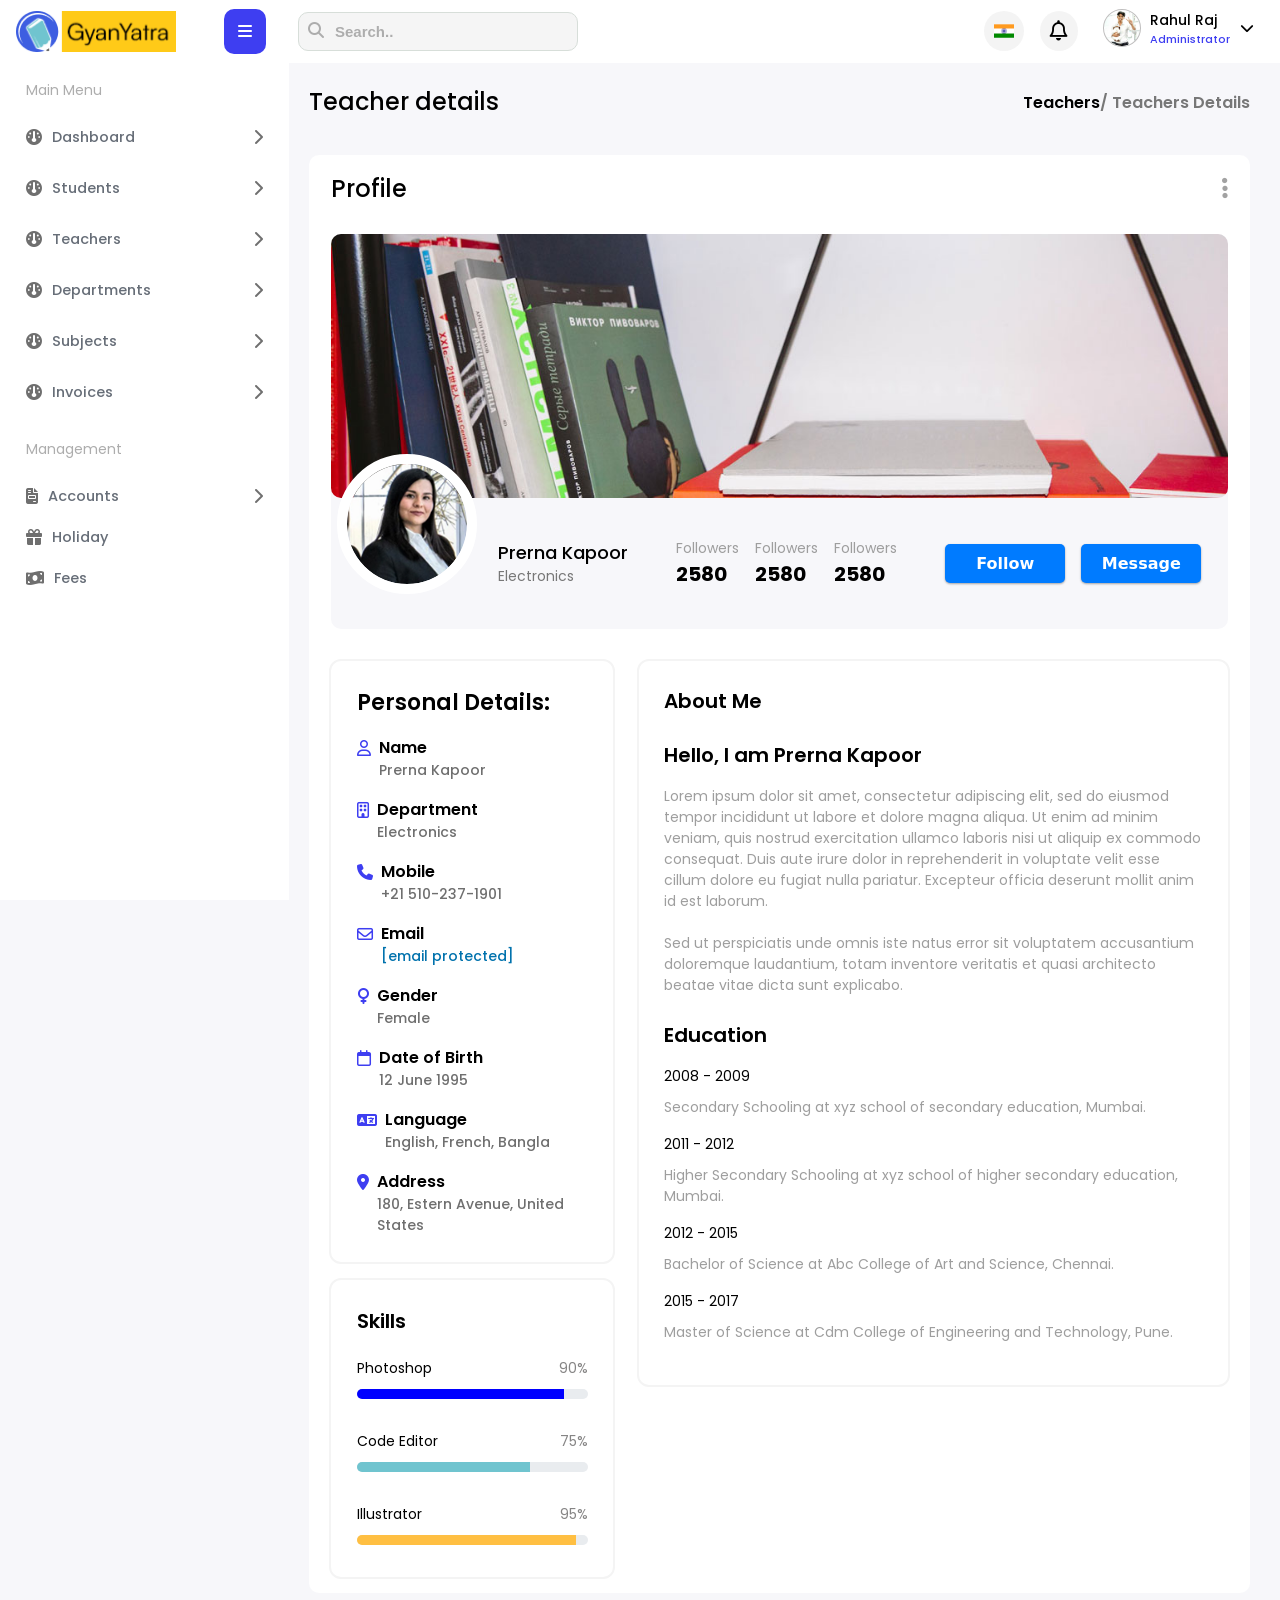
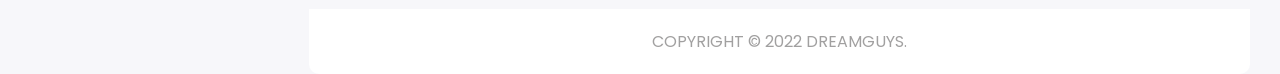
<file: index.html>
<!DOCTYPE html>
<html lang="en">
  <head>
    <meta charset="UTF-8" />
    <meta name="viewport" content="width=device-width, initial-scale=1.0" />
    <title>Teacher Profile (Manifest)</title>
    <!-- Google Fonts -->
    <link rel="preconnect" href="https://fonts.googleapis.com" />
    <link rel="preconnect" href="https://fonts.gstatic.com" crossorigin />
    <link
      href="https://fonts.googleapis.com/css2?family=Poppins:ital,wght@0,100;0,200;0,300;0,400;0,500;0,600;0,700;0,800;0,900;1,100;1,200;1,300;1,400;1,500;1,600;1,700;1,800;1,900&display=swap"
      rel="stylesheet"
    />
    <!--  -->
    <link
      rel="stylesheet"
      href="https://cdnjs.cloudflare.com/ajax/libs/font-awesome/6.5.1/css/all.min.css"
      integrity="sha512-DTOQO9RWCH3ppGqcWaEA1BIZOC6xxalwEsw9c2QQeAIftl+Vegovlnee1c9QX4TctnWMn13TZye+giMm8e2LwA=="
      crossorigin="anonymous"
      referrerpolicy="no-referrer"
    />
    <!-- Pari CSS -->
    <link rel="stylesheet" href="./beauty/pari.css" />
    <link rel="stylesheet" href="./beauty/components/navbar-pari.css" />
    <link rel="stylesheet" href="./beauty/layout/container.css" />
    <link rel="stylesheet" href="./beauty/helpers/flexbox.css" />
    <link rel="stylesheet" href="./beauty/elements/button-pari.css" />
    <!--  -->
    <link rel="stylesheet" href="./style.css" />
    <script type="module" src="./manifest/script.js" defer></script>
    <script src="./app.js" defer></script>
  </head>
  <body>
    <div id="app"></div>
  </body>
</html>
</file>
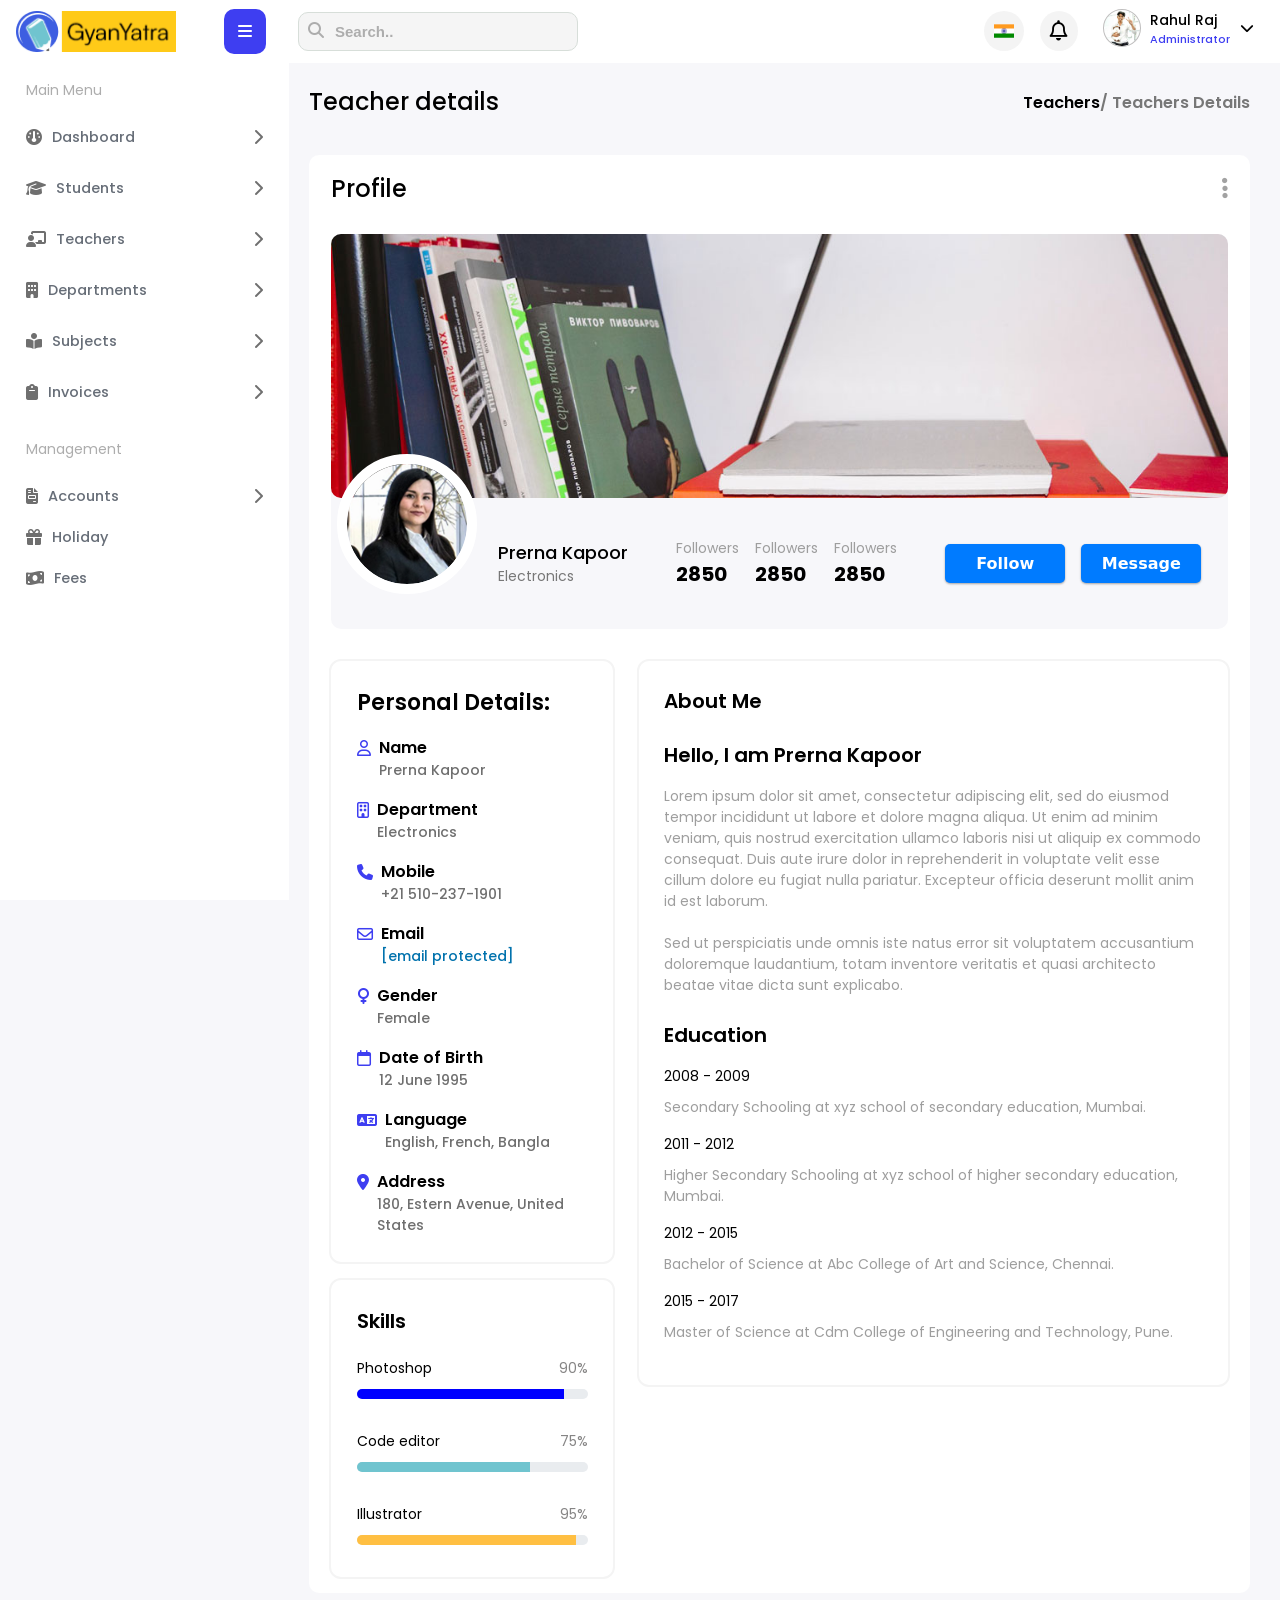
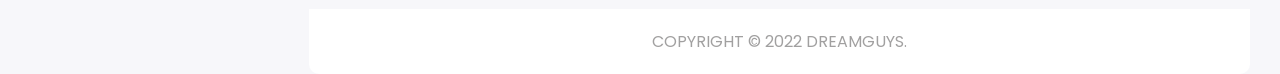
<file: backup.html>
<!DOCTYPE html>
<html lang="en">
  <head>
    <meta charset="UTF-8" />
    <meta name="viewport" content="width=device-width, initial-scale=1.0" />
    <!-- Google Fonts -->
    <link rel="preconnect" href="https://fonts.googleapis.com" />
    <link rel="preconnect" href="https://fonts.gstatic.com" crossorigin />
    <link
      href="https://fonts.googleapis.com/css2?family=Poppins:ital,wght@0,100;0,200;0,300;0,400;0,500;0,600;0,700;0,800;0,900;1,100;1,200;1,300;1,400;1,500;1,600;1,700;1,800;1,900&display=swap"
      rel="stylesheet"
    />
    <!--  -->
    <!-- Font-Awesome CDN -->
    <link
      rel="stylesheet"
      href="https://cdnjs.cloudflare.com/ajax/libs/font-awesome/6.5.2/css/all.min.css"
      integrity="sha512-SnH5WK+bZxgPHs44uWIX+LLJAJ9/2PkPKZ5QiAj6Ta86w+fsb2TkcmfRyVX3pBnMFcV7oQPJkl9QevSCWr3W6A=="
      crossorigin="anonymous"
      referrerpolicy="no-referrer"
    />
    <!--  -->
    <!-- Pari CSS -->
    <link rel="stylesheet" href="./beauty/pari.css" />
    <link rel="stylesheet" href="./beauty/components/navbar-pari.css" />
    <link rel="stylesheet" href="./beauty/layout/container.css" />
    <link rel="stylesheet" href="./beauty/helpers/flexbox.css" />
    <link rel="stylesheet" href="./beauty/elements/button-pari.css" />
    <!--  -->
    <link rel="stylesheet" href="./style.css" />
    <script src="./app.js" defer></script>
    <title>Teacher Profile</title>
  </head>
  <body>
    <div class="overlay"></div>
    <!-- Navbar -->
    <div class="navbar-container container is-fullhd">
      <nav id="nav" class="container is-fullhd">
        <header>
          <div class="hamburger-icon-container">
            <span></span>
            <span></span>
            <span></span>
          </div>
          <img class="main-logo-img" src="./assets/logo.png" />
          <img
            class="backup-img"
            src="./assets/logo-small.png"
            alt="Logo small"
          />
          <div class="left-nav display-flex-2x2-wrap is-align-items-center">
            <span class="bars"><i class="fa-solid fa-bars"></i></span>
            <div class="input-cont">
              <span><i class="fa-solid fa-magnifying-glass"></i></span>
              <input type="text" placeholder="Search.." />
            </div>
          </div>
        </header>
        <!-- <input type="checkbox" id="nav-check" /> -->
        <!-- <div class="nav-btn">
          <label for="nav-check">
            <span></span>
            <span></span>
            <span></span>
          </label>
        </div> -->
        <ul>
          <!-- <li><a href="#">About</a></li>
        <li><a href="#">Services</a></li>
        <li><a href="#">Products</a></li> -->
          <li>
            <details class="dropdown">
              <summary>
                <img
                  src="./assets/icons/flags/flags/in.png"
                  alt="Indian flag"
                />
              </summary>
              <ul role="nav-drop">
                <li>
                  <img
                    src="./assets/icons/flags/flags/in.png"
                    alt="Indian flag"
                  />
                  <a href="#">Indian</a>
                </li>
                <li>
                  <img
                    src="./assets/icons/flags/flags/fr.png"
                    alt="France flag"
                  /><a href="#">Frances</a>
                </li>
                <li>
                  <img
                    src="./assets/icons/flags/flags/ar.png"
                    alt="Argentina flag"
                  /><a href="#">Argentina</a>
                </li>
                <li>
                  <img
                    src="./assets/icons/flags/flags/us.png"
                    alt="America flag"
                  /><a href="#">U.S.A</a>
                </li>
              </ul>
            </details>
          </li>
          <li>
            <details class="dropdown">
              <summary><i class="fa-regular fa-bell"></i></summary>
              <ul role="nav-drop">
                <div class="nav-drop-heading">
                  <h2>Notifications</h2>
                  <p>clear all</p>
                </div>
                <li>
                  <div class="pro-img">
                    <img src="./assets/profiles/avatar-05.jpg" alt="" />
                  </div>
                  <div class="pro-details">
                    <p>
                      <span>priyanshi</span> has approved
                      <span>your estimate</span>
                    </p>
                    <p>4 mins ago</p>
                  </div>
                </li>
                <li>
                  <div class="pro-img">
                    <img src="./assets/profiles/avatar-02.jpg" alt="" />
                  </div>
                  <div class="pro-details">
                    <p>
                      <span>International Software Inc</span> has sent you a
                      invoice in the amount of
                      <span>$4</span>
                    </p>
                    <p>6 mins ago</p>
                  </div>
                </li>
                <li>
                  <div class="pro-img">
                    <img src="./assets/profiles/avatar-04.jpg" alt="" />
                  </div>
                  <div class="pro-details">
                    <p>
                      <span>John Hendry</span> sent a cancellation request
                      <span>Apple iPhone XR</span>
                    </p>
                    <p>8 mins ago</p>
                  </div>
                </li>
                <li>
                  <div class="pro-img">
                    <img src="./assets/profiles/avatar-06.jpg" alt="" />
                  </div>
                  <div class="pro-details">
                    <p>
                      <span>Mercury Software Inc</span> added a new product
                      <span>Apple MacBook Pro</span>
                    </p>
                    <p>12 mins ago</p>
                  </div>
                </li>
                <li class="clear-msg">
                  <p>All Notifications cleared</p>
                </li>
                <div class="nav-drop-heading nav-drop-heading-2">
                  <h2>View all notifications</h2>
                </div>
              </ul>
            </details>
          </li>
          <!--  -->
          <li class="main-pro">
            <details class="dropdown">
              <summary>
                <div
                  class="main-profile display-flex-2x2-wrap is-align-items-flex-start"
                >
                  <div class="main-pro-img">
                    <img
                      src="./assets/profiles/avatar-01.jpg"
                      alt="Main Profile image"
                    />
                  </div>
                  <div class="main-pro-right">
                    <h5>Rahul Raj</h5>
                    <p>Administrator</p>
                  </div>
                  <div class="chevron-arr">
                    <span><i class="fa-solid fa-chevron-down"></i></span>
                  </div>
                </div>
                <div class="substitute-pro-img-cont">
                  <img
                    class="subs-pro-img"
                    src="./assets/profiles/avatar-01.jpg"
                    alt="Main Profile image"
                  />
                </div>
              </summary>
              <ul role="nav-drop">
                <li>
                  <div class="main-profile main-profile-2">
                    <div class="main-pro-img">
                      <img
                        src="./assets/profiles/avatar-01.jpg"
                        alt="Main Profile image"
                      />
                    </div>
                    <div class="main-pro-right">
                      <h5>Rahul Raj</h5>
                      <p>Administrator</p>
                    </div>
                  </div>
                </li>
                <li><a href="#">My Profile</a></li>
                <li><a href="#">Inbox</a></li>
                <li><a href="#">Log out</a></li>
              </ul>
            </details>
          </li>
          <!--  -->
        </ul>
      </nav>
    </div>

    <!--  -->

    <!-- Sidebar -->
    <div class="sidebar-container container is-fullhd display-flex-2x2-wrap">
      <!-- Sidebar -->
      <aside id="sidebar" class="sidebar">
        <nav>
          <h5>Main Menu</h5>
          <ul>
            <div class="revealer">
              <li>
                <div class="menus-cont">
                  <span><i class="fa-solid fa-gauge"></i></span>
                  <a href="#">Dashboard</a>
                </div>
                <span><i class="fa-solid fa-chevron-right"></i></span>
              </li>
              <ul class="reveal reveal-1">
                <li>Admin Dashboard</li>
                <li>Teacher Dashboard</li>
                <li>Student Dashboard</li>
              </ul>
            </div>
            <div class="revealer">
              <li>
                <div class="menus-cont">
                  <span><i class="fa-solid fa-graduation-cap"></i></span>
                  <a href="#">Students</a>
                </div>
                <span><i class="fa-solid fa-chevron-right"></i></span>
              </li>
              <ul class="reveal reveal-2">
                <li>Student List</li>
                <li>Student View</li>
                <li>Student Add</li>
                <li>Student Edit</li>
              </ul>
            </div>
            <div class="revealer">
              <li>
                <div class="menus-cont">
                  <span><i class="fa-solid fa-chalkboard-user"></i></span>
                  <a href="#">Teachers</a>
                </div>
                <span><i class="fa-solid fa-chevron-right"></i></span>
              </li>
              <ul class="reveal reveal-3">
                <li>Teacher List</li>
                <li>Teacher View</li>
                <li>Teacher Add</li>
                <li>Teacher Edit</li>
              </ul>
            </div>
            <div class="revealer">
              <li>
                <div class="menus-cont">
                  <span><i class="fa-solid fa-building"></i></span>
                  <a href="#">Departments</a>
                </div>
                <span><i class="fa-solid fa-chevron-right"></i></span>
              </li>
              <ul class="reveal reveal-4">
                <li>Department List</li>
                <li>Department Add</li>
                <li>Department Edit</li>
              </ul>
            </div>
            <div class="revealer">
              <li>
                <div class="menus-cont">
                  <span><i class="fa-solid fa-book-open-reader"></i></span>
                  <a href="#">Subjects</a>
                </div>
                <span><i class="fa-solid fa-chevron-right"></i></span>
              </li>
              <ul class="reveal reveal-5">
                <li>Subject List</li>
                <li>Subject Add</li>
                <li>Subject Edit</li>
              </ul>
            </div>
            <div class="revealer">
              <li>
                <div class="menus-cont">
                  <span><i class="fa-solid fa-clipboard"></i></span>
                  <a href="#">Invoices</a>
                </div>
                <span><i class="fa-solid fa-chevron-right"></i></span>
              </li>
              <ul class="reveal reveal-6">
                <li>Invoices List</li>
                <li>Invoices Grid</li>
                <li>Add Invoices</li>
                <li>Edit Invoices</li>
                <li>Invoices Details</li>
              </ul>
            </div>
          </ul>
          <h5>Management</h5>
          <ul>
            <div class="revealer">
              <li>
                <div class="menus-cont">
                  <span><i class="fa-solid fa-file-invoice"></i></span>
                  <a href="#">Accounts</a>
                </div>
                <span><i class="fa-solid fa-chevron-right"></i></span>
              </li>
              <ul class="reveal">
                <li>Fees Collection</li>
                <li>Expenses</li>
                <li>Salary</li>
              </ul>
            </div>
            <li>
              <div class="menus-cont">
                <span><i class="fa-solid fa-gift"></i></span>
                <a href="#">Holiday</a>
              </div>
            </li>
            <li>
              <div class="menus-cont">
                <span><i class="fa-solid fa-money-bill-wave"></i></span>
                <a href="#">Fees</a>
              </div>
            </li>
          </ul>
        </nav>
      </aside>
      <!-- <div class="toggle-sidebar-btn">&#9776;</div> -->
      <!-- Hero section -->
      <main id="main" class="">
        <div
          class="heading-container display-flex-2x2-wrap is-justify-content-space-between is-align-items-flex-end"
        >
          <h4>Teacher details</h4>
          <p class=""><span>Teachers</span> / Teachers Details</p>
        </div>
        <div class="hero-section stars">
          <div
            class="hero-sec-heading display-flex-2x2-wrap is-justify-content-space-between is-align-items-flex-start"
          >
            <h5>Profile</h5>
            <p>
              <span><i class="fa-solid fa-ellipsis-vertical"></i></span>
            </p>
          </div>
          <div class="actual-profile-header">
            <div class="bg-img-container">
              <img
                src="./assets/profile-bg.jpg"
                alt="Teacher Profile background image"
              />
            </div>
            <div
              class="actual-profile-info display-flex-2x2-wrap is-justify-content-space-evenly is-align-items-center"
            >
              <div class="dp-grand-container">
                <div class="actual-dp">
                  <img src="./assets/profiles/avatar-18.jpg" alt="Profile DP" />
                </div>
                <div class="name-container">
                  <h5>Prerna Kapoor</h5>
                  <p>Electronics</p>
                </div>
              </div>

              <div class="followers-grand-cont display-flex-2x2-wrap">
                <div class="followers-cont">
                  <p>Followers</p>
                  <h5>2850</h5>
                </div>
                <div class="followers-cont">
                  <p>Followers</p>
                  <h5>2850</h5>
                </div>
                <div class="followers-cont">
                  <p>Followers</p>
                  <h5>2850</h5>
                </div>
              </div>
              <div class="btn-grand-container display-flex-2x2-wrap">
                <div class="btn-container">
                  <button class="primary-btn">Follow</button>
                </div>
                <div class="btn-container btn-container-2">
                  <button class="primary-btn">Message</button>
                </div>
              </div>
            </div>
          </div>
        </div>
        <section class="actual-details-container">
          <div class="personal-det">
            <div class="personal-det-heading">
              <h5>Personal Details:</h5>
            </div>
            <ul class="display-flex-2x2-wrap is-flex-direction-column">
              <li class="display-flex-2x2-wrap is-align-items-flex-start">
                <div class="icon">
                  <span><i class="fa-regular fa-user"></i></span>
                </div>
                <div class="details">
                  <h5>Name</h5>
                  <p>Prerna Kapoor</p>
                </div>
              </li>
              <li class="display-flex-2x2-wrap is-align-items-flex-start">
                <div class="icon">
                  <span><i class="fa-regular fa-building"></i></span>
                </div>
                <div class="details">
                  <h5>Department</h5>
                  <p>Electronics</p>
                </div>
              </li>
              <li class="display-flex-2x2-wrap is-align-items-flex-start">
                <div class="icon">
                  <span><i class="fa-solid fa-phone"></i></span>
                </div>
                <div class="details">
                  <h5>Mobile</h5>
                  <p>+21 510-237-1901</p>
                </div>
              </li>
              <li class="display-flex-2x2-wrap is-align-items-flex-start">
                <div class="icon">
                  <span><i class="fa-regular fa-envelope"></i></span>
                </div>
                <div class="details">
                  <h5>Email</h5>
                  <p>
                    <a href="#">[email protected]</a>
                  </p>
                </div>
              </li>
              <li class="display-flex-2x2-wrap is-align-items-flex-start">
                <div class="icon">
                  <span><i class="fa-solid fa-venus"></i></span>
                </div>
                <div class="details">
                  <h5>Gender</h5>
                  <p>Female</p>
                </div>
              </li>
              <li class="display-flex-2x2-wrap is-align-items-flex-start">
                <div class="icon">
                  <span><i class="fa-regular fa-calendar"></i></span>
                </div>
                <div class="details">
                  <h5>Date of Birth</h5>
                  <p>12 June 1995</p>
                </div>
              </li>
              <li class="display-flex-2x2-wrap is-align-items-flex-start">
                <div class="icon">
                  <span><i class="fa-solid fa-language"></i></span>
                </div>
                <div class="details">
                  <h5>Language</h5>
                  <p>English, French, Bangla</p>
                </div>
              </li>
              <li class="display-flex-2x2-wrap is-align-items-flex-start">
                <div class="icon">
                  <span><i class="fa-solid fa-location-dot"></i></span>
                </div>
                <div class="details">
                  <h5>Address</h5>
                  <p>180, Estern Avenue, United States</p>
                </div>
              </li>
            </ul>
          </div>
          <div class="about-me">
            <div class="about-me-heading">
              <h5>About Me</h5>
            </div>
            <div class="about-me-middle">
              <h5>Hello, I am Prerna Kapoor</h5>
              <p>
                Lorem ipsum dolor sit amet, consectetur adipiscing elit, sed do
                eiusmod tempor incididunt ut labore et dolore magna aliqua. Ut
                enim ad minim veniam, quis nostrud exercitation ullamco laboris
                nisi ut aliquip ex commodo consequat. Duis aute irure dolor in
                reprehenderit in voluptate velit esse cillum dolore eu fugiat
                nulla pariatur. Excepteur officia deserunt mollit anim id est
                laborum. <br />
                <br />
                Sed ut perspiciatis unde omnis iste natus error sit voluptatem
                accusantium doloremque laudantium, totam inventore veritatis et
                quasi architecto beatae vitae dicta sunt explicabo.
              </p>
            </div>
            <div class="about-me-education">
              <h5>Education</h5>
              <ul>
                <li>
                  <div class="date">2008 - 2009</div>
                  <div class="place">
                    Secondary Schooling at xyz school of secondary education,
                    Mumbai.
                  </div>
                </li>
                <li>
                  <div class="date">2011 - 2012</div>
                  <div class="place">
                    Higher Secondary Schooling at xyz school of higher secondary
                    education, Mumbai.
                  </div>
                </li>
                <li>
                  <div class="date">2012 - 2015</div>
                  <div class="place">
                    Bachelor of Science at Abc College of Art and Science,
                    Chennai.
                  </div>
                </li>
                <li>
                  <div class="date">2015 - 2017</div>
                  <div class="place">
                    Master of Science at Cdm College of Engineering and
                    Technology, Pune.
                  </div>
                </li>
              </ul>
            </div>
          </div>
          <div class="skills">
            <h5>Skills</h5>
            <ul>
              <li>
                <div
                  class="skill-desc display-flex-2x2-wrap is-align-items-center is-justify-content-space-between"
                >
                  <p>Photoshop</p>
                  <p>90%</p>
                </div>
                <!-- Progress bar -->
                <div class="progress-bar progress-bar-primary"></div>
              </li>
              <li>
                <div
                  class="skill-desc display-flex-2x2-wrap is-align-items-center is-justify-content-space-between"
                >
                  <p>Code editor</p>
                  <p>75%</p>
                </div>
                <!-- Progress bar -->
                <div class="progress-bar progress-bar-fill"></div>
              </li>
              <li>
                <div
                  class="skill-desc display-flex-2x2-wrap is-align-items-center is-justify-content-space-between"
                >
                  <p>Illustrator</p>
                  <p>95%</p>
                </div>
                <!-- Progress bar -->
                <div class="progress-bar progress-bar-fill"></div>
              </li>
            </ul>
          </div>
        </section>
        <footer id="footer">
          <div class="footer-container">
            <p>COPYRIGHT © 2022 DREAMGUYS.</p>
          </div>
        </footer>
      </main>
    </div>
    <!--  -->
  </body>
</html>
</file>
<file: beauty/pari.css>
@import url(./themes/light/light-theme-pari.css);
@import url(./elements/semantics-pari.css);
@import url(./elements/typography-pari.css);
@import url(./elements/button-pari.css);
@import url(./elements/table-pari.css);
@import url(./elements/form-pari.css);
@import url(./elements/embedded-elemnets-pari.css);
@import url(./components/navbar-pari.css);
@import url(./components/sidebar-pari.css);
@import url(./components/accordion-pari.css);
@import url(./components/dropdown-pari.css);
@import url(./components/tabs-pari.css);
@import url(./layout/container.css);
@import url(./helpers/flexbox.css);
@import url('https://fonts.googleapis.com/css2?family=Flow+Circular&family=Roboto:ital,wght@0,100;0,300;0,400;0,500;0,700;0,900;1,100;1,300;1,400;1,500;1,700;1,900&display=swap');


* {
  margin: 0;
  padding: 0;
  box-sizing: border-box;
}


body {
  font-family: "Tilt Neon", sans-serif;
  font-optical-sizing: auto;
  font-weight: 400;
  font-style: normal;
  background-color: aliceblue;
  font-variation-settings:
    "XROT" 0,
    "YROT" 0;
}

html {
  font-size: 16px;
}

@media screen and (max-width:500px) {
  html {
    font-size: 12px;
  }
}
</file>
<file: beauty/components/navbar-pari.css>
nav {
  display: flex;
  justify-content: var(--navbar-horizontal-alignment);
  align-items: center;
  padding: var(--navbar-padding-vertical) var(--navbar-padding-horizontal);
  box-shadow: rgba(0, 0, 0, 0.16) 0px 1px 4px;
  /* height: var(--navbar-height); */
  background-color: var(--navbar-background-color);
  gap: var(--navbar-flex-gap);
}

nav > header {
  display: flex;
  align-items: center;
}

nav > header > img {
  width: 8rem;
  object-fit: contain;
}

nav h2 {
  margin: 0;
  color: var(--navbar-text-color);
}

nav > ul {
  display: flex;
  gap: var(--navbar-item-gap);
  list-style: none;
  align-items: center;
  justify-content: space-between;
  padding-left: 0;
}

nav > ul li a {
  padding: var(--navbar-item-padding);
  border-radius: var(--navbar-item-border-radius);
  font-size: var(--navbar-item-font-size);
  color: var(--navbar-text-color);
  transition: background-color var(--navbar-menu-transition-speed) ease;
  font-weight: 500;
}

nav > ul li a:hover {
  background-color: var(--navbar-hover-background-color);
}

/* Hamburger menu */
nav > .nav-btn {
  display: none;
  cursor: pointer;
}

nav > #nav-check {
  display: none;
}

/* @media screen and (max-width: 1000px) {
  nav:not([role="tabs"]):not([role="sidebar"]) > ul {
    box-shadow: rgba(0, 0, 0, 0.02) 0px 1px 3px 0px,
      rgba(27, 31, 35, 0.15) 0px 0px 0px 1px;
    position: absolute;
    flex-direction: column;
    align-items: flex-start;
    justify-content: flex-start;
    height: calc(100vh - var(--navbar-height) - 3px);
    transition: all var(--navbar-menu-transition-speed) ease;
    overflow-y: hidden;
    top: var(--navbar-height);
    right: 0;
    text-align: left;
    width: 0;
    z-index: 999;
    background-color: #fff;
  }

  nav > .nav-btn {
    display: inline-block;
    position: absolute;
    right: 0px;
    top: 0px;
    height: var(--navbar-height);
    display: flex;
    justify-content: center;
    align-items: center;
  }

  nav > .nav-btn > label {
    display: inline-block;
    width: 50px;
    padding: var(--navbar-button-padding);
  }

  nav > .nav-btn > label > span {
    display: block;
    width: 25px;
    height: 10px;
    border-top: 2px solid var(--navbar-text-color);
    cursor: pointer;
    transition: transform var(--navbar-menu-transition-speed) ease;
  }

  nav > #nav-check:not(:checked) ~ ul {
    width: 0px;
  }

  nav > #nav-check:checked ~ ul {
    width: var(--navbar-menu-width);
    overflow-y: auto;
  }
} */
</file>
<file: beauty/layout/container.css>
/* Default container */
.container {
  width: 100%;
  max-width: 960px; /* Default max width */
  margin-left: auto;
  margin-right: auto;
  /* padding-left: 15px;
  padding-right: 15px; */
}

/* Widescreen container */
.container.is-widescreen {
  max-width: 1152px; /* Max width for widescreen */
}

/* FullHD container */
.container.is-fullhd {
  max-width: 1344px; /* Max width for FullHD */
}

/* Max Desktop container */
.container.is-max-desktop {
  max-width: 960px; /* Max width for desktop */
}

/* Max Widescreen container */
.container.is-max-widescreen {
  max-width: 1152px; /* Max width for widescreen */
}

/* Media queries */
@media screen and (min-width: 1024px) and (max-width: 1215px) {
  .container {
    max-width: 960px; /* Widescreen width */
  }
}

@media screen and (min-width: 1216px) and (max-width: 1407px) {
  .container {
    max-width: 1152px; /* FullHD width */
  }
}

@media screen and (min-width: 1408px) {
  .container {
    max-width: 1344px; /* FullHD width */
  }
}
</file>
<file: beauty/helpers/flexbox.css>
/* Flex Direction */
.is-flex-direction-row {
  flex-direction: row;
}

.is-flex-direction-row-reverse {
  flex-direction: row-reverse;
}

.is-flex-direction-column {
  flex-direction: column;
}

.is-flex-direction-column-reverse {
  flex-direction: column-reverse;
}

/* Flex Wrap */
.is-flex-wrap-nowrap {
  flex-wrap: nowrap;
}

.is-flex-wrap-wrap {
  flex-wrap: wrap;
}

.is-flex-wrap-wrap-reverse {
  flex-wrap: wrap-reverse;
}

/* Justify Content */
.is-justify-content-flex-start {
  justify-content: flex-start;
}

.is-justify-content-flex-end {
  justify-content: flex-end;
}

.is-justify-content-center {
  justify-content: center;
}

.is-justify-content-space-between {
  justify-content: space-between;
}

.is-justify-content-space-around {
  justify-content: space-around;
}

.is-justify-content-space-evenly {
  justify-content: space-evenly;
}

.is-justify-content-start {
  justify-content: start;
}

.is-justify-content-end {
  justify-content: end;
}

.is-justify-content-left {
  justify-content: left;
}

.is-justify-content-right {
  justify-content: right;
}

/* Align Content */
.is-align-content-flex-start {
  align-content: flex-start;
}

.is-align-content-flex-end {
  align-content: flex-end;
}

.is-align-content-center {
  align-content: center;
}

.is-align-content-space-between {
  align-content: space-between;
}

.is-align-content-space-around {
  align-content: space-around;
}

.is-align-content-space-evenly {
  align-content: space-evenly;
}

.is-align-content-stretch {
  align-content: stretch;
}

.is-align-content-start {
  align-content: start;
}

.is-align-content-end {
  align-content: end;
}

.is-align-content-baseline {
  align-content: baseline;
}

/* Align Items */
.is-align-items-stretch {
  align-items: stretch;
}

.is-align-items-flex-start {
  align-items: flex-start;
}

.is-align-items-flex-end {
  align-items: flex-end;
}

.is-align-items-center {
  align-items: center;
}

.is-align-items-baseline {
  align-items: baseline;
}

.is-align-items-start {
  align-items: start;
}

.is-align-items-end {
  align-items: end;
}

.is-align-items-self-start {
  align-items: self-start;
}

.is-align-items-self-end {
  align-items: self-end;
}

/* Align Self */
.is-align-self-auto {
  align-self: auto;
}

.is-align-self-flex-start {
  align-self: flex-start;
}

.is-align-self-flex-end {
  align-self: flex-end;
}

.is-align-self-center {
  align-self: center;
}

.is-align-self-baseline {
  align-self: baseline;
}

.is-align-self-stretch {
  align-self: stretch;
}

/* Flex Grow */
.is-flex-grow-0 {
  flex-grow: 0;
}

.is-flex-grow-1 {
  flex-grow: 1;
}

.is-flex-grow-2 {
  flex-grow: 2;
}

.is-flex-grow-3 {
  flex-grow: 3;
}

.is-flex-grow-4 {
  flex-grow: 4;
}

.is-flex-grow-5 {
  flex-grow: 5;
}

/* Flex Shrink */
.is-flex-shrink-0 {
  flex-shrink: 0;
}

.is-flex-shrink-1 {
  flex-shrink: 1;
}

.is-flex-shrink-2 {
  flex-shrink: 2;
}

.is-flex-shrink-3 {
  flex-shrink: 3;
}

.is-flex-shrink-4 {
  flex-shrink: 4;
}

.is-flex-shrink-5 {
  flex-shrink: 5;
}

.flex-center {
  display: flex;
  justify-content: center;
  align-items: center;
  gap: 1rem;
}

.display-flex-2x2-wrap {
  display: flex;
  /* align-items: center; */
  gap: 1rem;
}

.display-flex-2x2-wrap img {
  /* max-width: 450px;
  flex: 1; */
  /* border-radius: 5px; */
}

/* @media screen and (max-width: 1000px) {
  .display-flex-2x2-wrap {
    display: flex;
    align-items: center;
    flex-direction: column;
    justify-content: center;
    gap: 1rem;
  }

  .display-flex-2x2-wrap article {
    text-align: center;
  }

  .display-flex-2x2-wrap img {
    max-width: 100%;
  }
} */
</file>
<file: beauty/elements/button-pari.css>
button,
.button {
  font-family: system-ui, -apple-system, BlinkMacSystemFont, "Segoe UI", Roboto,
    Oxygen, Ubuntu, Cantarell, "Open Sans", "Helvetica Neue", sans-serif;
  box-sizing: border-box;
  appearance: none;
  background: none;
  border: 1px solid #ccc;
  border-radius: 5px;
  color: #676e78;
  cursor: pointer;
  box-shadow: rgba(0, 0, 0, 0.12) 0px 1px 3px, rgba(0, 0, 0, 0.24) 0px 1px 2px;
  font-size: 1rem;
  font-weight: 600;
  margin: 1rem;
  padding: 10px 15px;
  text-decoration: none;
  text-align: center;
  width: fit-content;
}

button:hover {
  filter: brightness(90%);
}

/* Basic Button */
.basic-btn {
  background-color: #4caf50;
  color: white;
  border: none;
}

/* Outlined Button */
.outlined-btn {
  padding: 10px 20px;
  border: 2px solid #4caf50;
  color: #4caf50;
}

/* Rounded Button */
.rounded-btn {
  padding: 10px 20px;
  background-color: #4caf50;
  color: white;
  border: none;
  border-radius: 20px;
  box-shadow: none;
}

/* Square Button */
.square-btn {
  padding: 10px 20px;
  background-color: #4caf50;
  color: white;
  border: none;
  border-radius: 0;
  cursor: pointer;
}

/* Gradient Button */
.gradient-btn {
  padding: 10px 20px;
  background: linear-gradient(to right, #4caf50, #2e8b57);
  color: white;
  border: none;
  border-radius: 5px;
  cursor: pointer;
}

/* Text Button */
.text-btn {
  background: none;
  border: none;
  color: #4caf50;
  text-decoration: underline;
  cursor: pointer;
}

/* Icon Button */
.icon-btn {
  background: none;
  border: none;
  color: #4caf50;
  cursor: pointer;
  box-shadow: none;
}

/* Primary Button */
/* Primary Button */
.primary-btn {
  background-color: #007bff;
  color: white;
  border: none;
  border-radius: 5px;
  padding: 10px 20px;
  cursor: pointer;
}

/* Secondary Button */
.secondary-btn {
  background-color: #6c757d;
  color: white;
  border: none;
  border-radius: 5px;
  padding: 10px 20px;
  cursor: pointer;
}

/* Success Button */
.success-btn {
  background-color: #28a745;
  color: white;
  border: none;
  border-radius: 5px;
  padding: 10px 20px;
  cursor: pointer;
}

/* Danger Button */
.danger-btn {
  background-color: #dc3545;
  color: white;
  border: none;
  border-radius: 5px;
  padding: 10px 20px;
  cursor: pointer;
}

/* Warning Button */
.warning-btn {
  background-color: #ffc107;
  color: black;
  border: none;
  cursor: pointer;
}

/* Info Button */
.info-btn {
  background-color: #17a2b8;
  color: white;
  border: none;
  border-radius: 5px;
  padding: 10px 20px;
  cursor: pointer;
}

/* Light Button */
.light-btn {
  background-color: #f8f9fa;
  color: black;
  border: none;
  border-radius: 5px;
  padding: 10px 20px;
  cursor: pointer;
}

/* Dark Button */
.dark-btn {
  background-color: #343a40;
  color: white;
  border: none;
  border-radius: 5px;
  padding: 10px 20px;
  cursor: pointer;
}

/* Large Button */
.large-btn {
  font-size: 20px;
  padding: 15px 30px;
}

/* Small Button */
.small-btn {
  font-size: 12px;
  padding: 5px 10px;
}

/* Dropdown Button */

.dropdown-btn {
  display: inline-block;
  position: relative;
  font-family: system-ui, -apple-system, BlinkMacSystemFont, "Segoe UI", Roboto,
    Oxygen, Ubuntu, Cantarell, "Open Sans", "Helvetica Neue", sans-serif;
}

.dropdown-btn .dd-button {
  display: inline-block;
  border: 1px solid gray;
  border-radius: 4px;
  padding: 10px 30px 10px 20px;
  background-color: #ffffff;
  cursor: pointer;
  white-space: nowrap;
}

.dropdown-btn .dd-button:after {
  content: "";
  position: absolute;
  top: 50%;
  right: 15px;
  transform: translateY(-50%);
  width: 0;
  height: 0;
  border-left: 5px solid transparent;
  border-right: 5px solid transparent;
  border-top: 5px solid black;
}

.dropdown-btn .dd-button:hover {
  background-color: #eeeeee;
}

.dropdown-btn .dd-input {
  display: none;
}

.dropdown-btn .dd-menu {
  position: absolute;
  top: 100%;
  border: 1px solid #ccc;
  border-radius: 4px;
  padding: 0;
  margin: 2px 0 0 0;
  box-shadow: 0 0 6px 0 rgba(0, 0, 0, 0.1);
  background-color: #ffffff;
  list-style-type: none;
}

.dd-input+.dd-menu {
  display: none;
}

.dd-input:checked+.dd-menu {
  display: block;
}

.dropdown-btn .dd-menu li {
  padding: 10px 20px;
  cursor: pointer;
  white-space: nowrap;
}

.dd-menu li:hover {
  background-color: #f6f6f6;
}

.dd-menu li a {
  display: block;
  margin: -10px -20px;
  padding: 10px 20px;
}

.dd-menu li.divider {
  padding: 0;
  border-bottom: 1px solid #cccccc;
}

/* Block Button */
.block-btn {
  display: block;
  width: 95%;
  margin: auto;
}

/* Link Button */
.link-btn {
  background: none;
  border: none;
  color: #007bff;
  text-decoration: underline;
  cursor: pointer;
}

/* Disabled Button */
.disabled-btn {
  opacity: 0.6;
  cursor: not-allowed;
}

/* Loading Button */
/* .loading-btn::after {
  content: '<i class="ri-loader-2-line"></i>';
  width: 15px;
  height: 15px;
  border: 2px solid #fff;
  border-radius: 50%;
  border-top-color: transparent;
  animation: spin 0.8s linear infinite;
  display: inline-block;
  vertical-align: middle;
  margin-left: 5px;
} */

.loading-btn i {
  animation: spin 0.8s linear infinite;
  display: inline-block;
  vertical-align: middle;
  margin-right: 10px;
  font-size: 1.5rem;
}

.loading-btn span {
  vertical-align: middle;
}

@keyframes spin {
  to {
    transform: rotate(360deg);
  }
}

.icon-with-btn i {
  display: inline-block;
  vertical-align: middle;
  margin-right: 10px;
  font-size: 1.5rem;
}

.icon--with-btn span {
  vertical-align: middle;
}

/* Social Media Button */
.social-btn {
  background: none;
  border: none;
  font-size: 20px;
  margin: 5px;
  cursor: pointer;
  width: 40px;
  height: 40px;
  padding: 5px;
}

/* Transparent Button */
.transparent-btn {
  background: none;
  border: none;
  color: inherit;
  cursor: pointer;
}

/* Floating Action Button (FAB) */
.fab-btn {
  background-color: #007bff;
  color: white;
  border: none;
  border-radius: 50%;
  width: 60px;
  height: 60px;
  font-size: 25px;
  position: fixed;
  bottom: 20px;
  right: 20px;
  cursor: pointer;
  display: flex;
  align-items: center;
  justify-content: center;
}

/* Tabs Button */
.tabs-btn {
  background-color: #007bff;
  color: white;
  border: none;
  border-radius: 5px;
  padding: 10px 20px;
  cursor: pointer;
}

/* Slider Button */
.slider-btn {
  background-color: #007bff;
  color: white;
  border: none;
  border-radius: 5px;
  padding: 10px 20px;
  cursor: pointer;
}

/* Badge Button */
.badge-btn {
  position: relative;
}

.badge {
  position: absolute;
  top: -5px;
  right: -5px;
  background-color: red;
  color: white;
  border-radius: 50%;
  padding: 3px 8px;
  font-size: 12px;
}
table button{
  margin: 0;
}
</file>
<file: style.css>
*,
*::before,
*::after {
  margin: 0;
  padding: 0;
  box-sizing: border-box;
}

body {
  font-family: "Poppins", sans-serif;
  background-color: #f7f7fa;
}

ul {
  padding-left: 0;
}
ul li {
  list-style: none;
}

.backup-img {
  display: none;
}
.substitute-pro-img-cont {
  display: none;
}

/*  */
.hamburger-icon-container {
  display: none;
}

/* Sidebar Reveal */
aside#sidebar nav ul li {
  position: relative;
}
.revealer {
  width: 100%;
}
.revealer .reveal {
  overflow: hidden;
  height: 0px;
  transition: all 0.4s ease-in;
}
.revealer.active .reveal {
  height: 130px;
}
.revealer.active .reveal-2,
.revealer.active .reveal-3 {
  height: 170px;
}
.revealer.active .reveal-6 {
  height: 220px;
}
/* .reveal {
  position: absolute;
} */
aside#sidebar > nav > ul:nth-of-type(1) > div.revealer > li {
  padding-bottom: 10px;
}

aside#sidebar nav ul.reveal {
  padding: 0;
}
aside#sidebar nav ul.reveal > li {
  overflow: hidden;
  font-size: 14.5px;
  white-space: nowrap;
  padding: 10px;
  padding-left: 30px;
  border-radius: 10px;
  width: 100%;
  /*  */
  transition: background-color 0.2s ease-in;
}
.reveal li:hover {
  background-color: rgb(62, 62, 241);
  color: #fff !important;
}
/*  */

/* Dropdown-pari */
details.dropdown summary::after {
  content: none;
}
details.dropdown summary + ul[role="nav-drop"] {
  width: auto;
}
details.dropdown summary + ul[role="nav-drop"] li {
  border-bottom: 1px solid #ebeaea;
}
details.dropdown summary + ul[role="nav-drop"] li:hover {
  background-color: #ebeaea;
}
details.dropdown summary + ul[role="nav-drop"] li a:hover {
  background-color: transparent;
}
nav details.dropdown summary {
  background-color: #ebeaea87;
  border-radius: 50%;
  color: #000;
  padding: 10px;
  /*  */
  display: grid;
  place-content: center;
}
nav details.dropdown summary img {
  width: 20px;
}
nav details.dropdown summary i {
  font-size: 20px;
}
/*  */
nav {
  box-shadow: none;
}
/* Navbar */
nav#nav {
  position: fixed;
  left: 0;
  right: 0;
  z-index: 77;
}
nav#nav header {
  gap: 3rem;
}
nav#nav header img {
  width: 10rem;
}
nav#nav header .left-nav {
  display: flex;
  align-items: center;
  gap: 2rem;
}
nav#nav header .left-nav span.bars {
  background-color: rgb(62, 62, 241);
  padding: 10px 14px;
  border-radius: 10px;
  cursor: pointer;
}
nav#nav header .left-nav span i.fa-bars {
  color: #fff;
  font-size: 16px;
}
nav#nav header .left-nav .input-cont {
  position: relative;
}
nav#nav header .left-nav .input-cont span {
  position: absolute;
  left: 10px;
  top: 2.5px;
  transform: translateY(50%);
}
nav#nav header .left-nav .input-cont span i {
  display: block;
  color: #adadad;
}
nav#nav header .left-nav input {
  padding: 10px;
  padding-left: 36px;
  font-size: 15px;
  width: 280px;
  border-radius: 10px;
  border: 1px solid #d7ded9;
  background-color: #f5f5f5;
  transition: width 0.2s ease-in;
}
nav#nav header .left-nav input:focus {
  outline: 1px solid rgba(62, 62, 241, 0.379);
  width: 300px;
}

nav#nav header .left-nav input::placeholder {
  color: #adadad;
  font-weight: 600;
}
nav#nav ul li:nth-child(1) details.dropdown summary + ul[role="nav-drop"] li {
  display: flex;
  padding: 0 1rem;
}
nav#nav ul li:nth-child(1) details.dropdown summary + ul[role="nav-drop"] li a {
  font-size: 14px;
}
nav#nav
  ul
  li:nth-child(1)
  details.dropdown
  summary
  + ul[role="nav-drop"]
  li
  img {
  width: 20px;
}

nav#nav ul li:nth-child(1) details.dropdown,
nav#nav ul li:nth-child(2) details.dropdown {
  border-radius: 50%;
}
nav#nav ul li:nth-child(1) details.dropdown.active,
nav#nav ul li:nth-child(2) details.dropdown.active {
  outline: 2px solid rgb(62, 62, 241);
}
nav#nav ul li:nth-child(2) details.dropdown.active i {
  color: rgb(62, 62, 241);
}

nav#nav ul li:nth-child(1) details.dropdown summary + ul[role="nav-drop"] {
  top: 51px;
  left: -91px;
}
nav#nav ul li:nth-child(2) details.dropdown summary + ul[role="nav-drop"] {
  top: 51px;
  left: -272px;
}
.nav-drop-heading {
  display: flex;
  justify-content: space-between;
  align-items: start;
  /*  */
  border-bottom: 1px solid #c0bfbf;
  padding: 10px;
}
.nav-drop-heading h2 {
  font-size: 14px;
  font-weight: 500;
  margin-bottom: 0;
}
.nav-drop-heading p {
  margin-bottom: 0;
  font-size: 12px;
  color: rgb(62, 62, 241);
  cursor: pointer;
}
.nav-drop-heading-2 {
  display: block;
  border-top: 1px solid #c0bfbf;
  cursor: pointer;
}
.nav-drop-heading-2 h2 {
  text-align: center;
}
nav
  ul
  li:nth-child(2)
  details.dropdown
  summary
  + ul[role="nav-drop"]
  li.clear-msg {
  display: none;
}
.clear-msg p {
  text-align: center;
  color: rgba(255, 0, 0, 0.546);
}
nav ul li:nth-child(2) details.dropdown summary + ul[role="nav-drop"] li {
  display: flex;
  align-items: start;
  gap: 12px;
}
nav
  ul
  li:nth-child(2)
  details.dropdown
  summary
  + ul[role="nav-drop"]
  li
  .pro-img
  img {
  width: 36px;
  border-radius: 50%;
}
nav
  ul
  li:nth-child(2)
  details.dropdown
  summary
  + ul[role="nav-drop"]
  li
  .pro-details
  p:nth-child(1) {
  font-size: 12px;
  color: #777;
  /* white-space: nowrap; */
  margin-bottom: 5px;
}
nav
  ul
  li:nth-child(2)
  details.dropdown
  summary
  + ul[role="nav-drop"]
  li
  .pro-details
  p:nth-child(1)
  span {
  color: #000;
}
nav
  ul
  li:nth-child(2)
  details.dropdown
  summary
  + ul[role="nav-drop"]
  li
  .pro-details
  p:nth-child(2) {
  font-size: 10px;
  color: #c0bfbf;
  margin-bottom: 0;
}

nav ul li.main-pro details.dropdown summary {
  border-radius: 0;
  background-color: #fff;
}
nav ul li.main-pro details.dropdown summary:hover {
  background-color: #ebeaea87;
}
.main-profile {
  display: flex;
  align-items: start;
  gap: 10px;
}
.chevron-arr {
  margin-top: 5px;
}
summary div.chevron-arr span i {
  font-size: 14px;
  /*  */
  transition: transform 0.2s ease-in;
}
nav ul li.main-pro {
}

nav ul li.main-pro.active summary div.chevron-arr span i {
  transform: rotate(-180deg);
}
nav
  ul
  li.main-pro
  details.dropdown
  summary
  + ul[role="nav-drop"]
  li:nth-child(1) {
}

.main-profile.main-profile-2 .main-pro-img img {
  width: 40px;
}

.main-profile .main-pro-img img {
  width: 36px;
  border-radius: 50%;
  outline: 1px solid #c0bfbf;
}
.main-profile .main-pro-right h5 {
  font-size: 14px;
  font-weight: 500;
  margin: 0px;
}
.main-profile .main-pro-right p {
  margin: 0;
  font-size: 11px;
  color: rgb(62, 62, 241);
}
li.main-pro details.dropdown summary + ul[role="nav-drop"] {
  width: 100%;
}

/* Sidebar pari */
aside#sidebar {
  width: 30%;
}
aside#sidebar h5:nth-child(1) {
  margin-top: 90px;
}
aside#sidebar h5:nth-child(2) {
  margin-top: 20px;
}
aside#sidebar h5 {
  font-size: 14px;
  font-weight: 400;
  line-height: 1px;
  padding-left: 10px;
  margin: 0;
  color: #adadad;
}
aside#sidebar nav ul {
  padding: 10px;
  gap: 1rem;
}
aside#sidebar nav ul li {
  display: flex;
  justify-content: space-between;
  align-items: center;
  color: #6f6f6f;
  /*  */
  cursor: pointer;
}
aside#sidebar nav ul li span:nth-child(2) {
  transition: transform 0.2s ease-in;
}
aside#sidebar nav ul li:hover span:nth-child(2) {
  transform: translateX(10px);
  color: rgb(62, 62, 241);
}
aside#sidebar nav ul li span:nth-child(2) i {
  transition: transform 0.2s ease-in;
}
aside#sidebar nav ul li.active span:nth-child(2) i {
  transform: rotate(90deg);
}
aside#sidebar nav ul li.active span:nth-child(2) {
  transform: translateX(10px);
}
aside#sidebar nav ul li.active span:nth-child(2) i,
aside#sidebar nav ul li.active .menus-cont i,
aside#sidebar nav ul li.active .menus-cont a {
  color: rgb(62, 62, 241);
}
aside#sidebar nav ul li:hover .menus-cont i,
aside#sidebar nav ul li:hover .menus-cont a {
  color: rgb(62, 62, 241);
}
nav > ul li a:hover {
  background-color: transparent;
}
aside#sidebar nav > ul li a {
  font-size: 14.5px;
  padding: 0;
}
aside#sidebar nav > ul li .menus-cont {
  display: flex;
  align-items: center;
  gap: 10px;
}
/*  */

/* Sidebar */
.sidebar-container {
  display: flex;
  gap: 20px;
}
#main {
  margin-top: 60px;
  padding-right: 30px;
  width: 100%;
}
#main .heading-container {
  display: flex;
  justify-content: space-between;
  align-items: end;
  margin-bottom: 20px;
}
#main .heading-container h4 {
  font-size: 24px;
  font-weight: 500;
}
#main .heading-container p {
  font-size: 16px;
  font-weight: 600;
  display: flex;
  color: #777;
}
#main .heading-container p span {
  color: #000;
}
.hero-section {
  background: none;
  background-color: #fff;
  border-radius: 10px;
  border-bottom-left-radius: 0px;
  border-bottom-right-radius: 0px;
  padding: 1rem;
  padding-left: 1.4rem;
  padding-right: 1.4rem;
}
.hero-section .hero-sec-heading {
  display: flex;
  justify-content: space-between;
  align-items: start;
}
.hero-section .hero-sec-heading h5 {
  margin: 0;
  font-size: 24px;
  font-weight: 500;
}
.hero-section .hero-sec-heading p {
  margin-top: 5px;
}
.hero-section .hero-sec-heading p span i {
  font-size: 1.5rem;
  color: #6f6f6fa4;
}
.hero-section .actual-profile-header {
  background-color: #f7f7fa;
  margin-top: 10px;
  border-radius: 10px;
}
.hero-section .actual-profile-header .bg-img-container img {
  border-radius: 10px;
  width: 100%;
  display: block;
}
.hero-section .actual-profile-info {
  display: flex;
  /* justify-content: end; */
  justify-content: space-evenly;
  align-items: center;
  gap: 2rem;
  padding: 40px 10px;
  padding-left: 150px;
  /*  */
  position: relative;
}
.hero-section .actual-profile-info .actual-dp {
  position: absolute;
  bottom: 45px;
  left: 16px;
}
.hero-section .actual-profile-info .actual-dp img {
  display: block;
  border-radius: 50%;
  outline: 10px solid #fff;
  object-fit: cover;
  width: 120px;
}
.hero-section .actual-profile-info .followers-cont {
}

.hero-section .actual-profile-info .name-container h5,
.hero-section .actual-profile-info .name-container p,
.hero-section .actual-profile-info .followers-cont h5,
.hero-section .actual-profile-info .followers-cont p,
.hero-section .actual-profile-info .btn-container button {
  margin: 0;
}

.btn-grand-container,
.followers-grand-cont {
  display: flex;
  gap: 1rem;
}

.hero-section .actual-profile-info .followers-cont h5 {
  font-size: 20px;
}
.hero-section .actual-profile-info .followers-cont p {
  font-size: 14px;
  color: #9e9e9e;
}
.hero-section .actual-profile-info .name-container h5 {
  font-size: 18px;
  font-weight: 500;
}
.hero-section .actual-profile-info .name-container p {
  font-size: 14px;
  color: #777;
}
.hero-section .actual-profile-info .btn-container button {
  width: 120px;
}
/*  */
.personal-det {
  height: fit-content;
}
.personal-det,
.about-me,
.skills {
  outline: 2px solid #f4f4f4;
  border-radius: 10px;
  padding: 1.6rem;
}
.skills {
  padding-bottom: 0;
  /*  */
  margin-top: -130px;
}

.actual-details-container {
  padding: 1rem;
  padding-left: 1.4rem;
  padding-right: 1.4rem;
  background-color: #fff;
  border-bottom-left-radius: 10px;
  border-bottom-right-radius: 10px;
  /*  */
  display: grid;
  grid-template-columns: repeat(3, 1fr);
  gap: 1.6rem;
}
.actual-details-container .personal-det .personal-det-heading h5 {
  margin: 0;
  font-size: 22px;
  font-weight: 600;
  margin-bottom: 1rem;
}
.actual-details-container .personal-det ul li .details h5,
.actual-details-container .personal-det ul li .details p {
  margin: 0;
}

.actual-details-container .personal-det ul {
  display: flex;
  flex-direction: column;
  gap: 1rem;
}
.actual-details-container .personal-det ul li {
  display: flex;
  align-items: start;
  gap: 0.5rem;
}
.actual-details-container .personal-det ul li .icon {
  margin-top: 1px;
}
.actual-details-container .personal-det ul li .icon span i {
  color: rgb(62, 62, 241);
}
.actual-details-container .personal-det ul li .details h5 {
  font-size: 16px;
  font-weight: 600;
}
.actual-details-container .personal-det ul li .details p {
  font-size: 14px;
  font-weight: 500;
  color: #6f6f6f;
}

.about-me {
  grid-column: 2/-1;
}
.about-me .about-me-heading h5 {
  font-size: 20px;
  font-weight: 600;
  margin: 0;
  margin-bottom: 1.4rem;
}
.about-me .about-me-middle h5 {
  font-size: 20px;
  font-weight: 600;
  /* margin: 0; */
}
.about-me .about-me-middle p {
  font-size: 14px;
  color: #9e9e9e;
}
.about-me ul li {
  margin-bottom: 1rem;
}
.about-me ul li .date {
  font-size: 14px;
  margin-top: 10px;
}
.about-me ul li .place {
  font-size: 14px;
  color: #9e9e9e;
  margin-top: 10px;
}
.about-me-education h5 {
  font-size: 20px;
  font-weight: 600;
}

.skills h5 {
  font-size: 20px;
  font-weight: 600;
  margin: 0;
  margin-bottom: 1.4rem;
}
.skills ul li {
  margin-bottom: 2rem;
}
.skills ul li .skill-desc {
  display: flex;
  justify-content: space-between;
  align-items: center;
}
.skills ul li .skill-desc p {
  font-size: 14px;
  margin: 0;
  margin-bottom: 10px;
}
.skills ul li .skill-desc p:nth-child(2) {
  color: #868585;
}
.progress-bar {
  height: 10px;
  width: 100%;
  background-color: #e9ecef;
  border-radius: 10px;
  /*  */
  position: relative;
}
.progress-bar::before {
  content: "";
  position: absolute;
  top: 0;
  left: 0;
  width: 90%;
  height: inherit;
  background-color: blue;
  border-top-left-radius: inherit;
  border-bottom-left-radius: inherit;
}
.skills ul li:nth-child(2) .progress-bar::before {
  background-color: #70c4cf;
  width: 75%;
}
.skills ul li:nth-child(3) .progress-bar::before {
  background-color: #ffbf42;
  width: 95%;
}

.footer-container {
  padding: 20px;
  background-color: #fff;
  border-bottom-left-radius: 10px;
  border-bottom-right-radius: 10px;
}
.footer-container p {
  font-size: 16px;
  margin: 0;
  text-align: center;
  color: #868585c7;
}

/* Media query */
@media only screen and (max-width: 1270px) {
  .hero-section .actual-profile-info {
    gap: 1.8rem;
  }
}
@media only screen and (max-width: 1250px) {
  .hero-section .actual-profile-info {
    gap: 1.6rem;
  }
}
@media only screen and (max-width: 1220px) {
  .hero-section .actual-profile-info {
    gap: 1.4rem;
  }
}
@media only screen and (max-width: 1200px) {
  .hero-section .actual-profile-info {
    gap: 1.2rem;
  }
}
@media only screen and (max-width: 1170px) {
  .hero-section .actual-profile-info {
    /* gap: 1rem; */
  }
  .hero-section .actual-profile-info .btn-container button {
    width: 110px;
  }
}
@media only screen and (max-width: 1150px) {
  .hero-section .actual-profile-info {
    /* gap: 1rem; */
  }
  .hero-section .actual-profile-info .btn-container button {
    width: 100px;
  }
}
@media only screen and (max-width: 1120px) {
  .hero-section .actual-profile-info {
    gap: 1rem;
  }
  .hero-section .actual-profile-info .btn-container button {
    width: 100px;
  }
}
@media only screen and (max-width: 1100px) {
  .hero-section .actual-profile-info {
    gap: 1rem;
    padding-top: 20px;
  }
  .hero-section .actual-profile-info .actual-dp img {
    width: 100px;
  }
  .hero-section .actual-profile-info .actual-dp {
    bottom: 40px;
  }
  .hero-section .actual-profile-info .btn-container button {
    width: 100px;
  }
}
@media only screen and (max-width: 1080px) {
  .hero-section .actual-profile-info {
    gap: 1rem;
    padding-top: 20px;
    /* padding-bottom: 20px; */
  }
  .hero-section .actual-profile-info .btn-container button {
    width: 90px;
    font-size: 14px;
  }
}
@media only screen and (max-width: 1050px) {
  .hero-section .actual-profile-info .btn-container button {
    width: 80px;
    font-size: 14px;
    /*  */
    display: grid;
    place-content: center;
  }
}
@media only screen and (max-width: 1030px) {
  .hero-section .actual-profile-info .actual-dp img {
    width: 90px;
  }
  .hero-section .actual-profile-info .btn-container button {
    width: 70px;
    font-size: 12px;
  }
  .skills {
    margin-top: -180px;
  }
}

@media only screen and (max-width: 1000px) {
  /* Overlay */
  .overlay {
    transition: background-color 0.4s ease-in;
  }
  .overlay.active {
    position: fixed;
    inset: 0;
    background-color: rgba(0, 0, 0, 0.7);
    z-index: 9;
    /*  */
    transition: background-color 0.4s ease-in;
  }
  /* navbar */
  nav#nav header .left-nav .input-cont,
  nav#nav header .left-nav span.bars {
    display: none;
  }
  .navbar-container #nav header + ul {
  }
  nav#nav header {
    gap: 1rem;
  }
  .hamburger-icon-container {
    display: flex;
    flex-direction: column;
    gap: 6px;
  }
  .hamburger-icon-container span {
    width: 1.6rem;
    height: 3px;
    background-color: coral;
    border-radius: 10px;
    /*  */
    transition: transform 0.4s ease-in;
  }
  .hamburger-icon-container.active span:nth-child(1) {
    transform: translateY(10px) rotate(45deg);
  }
  .hamburger-icon-container.active span:nth-child(2) {
    display: none;
  }
  .hamburger-icon-container.active span:nth-child(3) {
    transform: rotate(-45deg);
  }
  /* Sidebar */
  aside#sidebar {
    width: 250px;
    position: fixed;
    z-index: 11;
  }
  aside#sidebar.active {
    left: 0;
  }
  /*  */
  #main {
    padding-left: 30px;
  }
  .hero-section .actual-profile-info {
    /* gap: 0rem; */
    justify-content: space-evenly;
    padding-left: 120px;
  }
  .hero-section .actual-profile-info .btn-container button {
    width: 120px;
  }
  .followers-grand-cont,
  .btn-grand-container {
    display: flex;
    gap: 0.6rem;
  }

  .actual-details-container {
    display: flex;
    flex-direction: column;
    gap: 2.4rem;
  }
  .skills {
    padding-bottom: 0;
    margin-top: 0;
  }
}
@media only screen and (max-width: 900px) {
  .hero-section .actual-profile-info .btn-container button {
    width: 100px;
  }
}
@media only screen and (max-width: 860px) {
  .hero-section .actual-profile-info .btn-container button {
    width: 90px;
  }
}
@media only screen and (max-width: 820px) {
  .hero-section .actual-profile-info .actual-dp img {
    width: 80px;
  }
  .hero-section .actual-profile-info .btn-container button {
    width: 80px;
  }
}
@media only screen and (max-width: 780px) {
  .hero-section .actual-profile-info .name-container h5 {
    font-size: 16px;
    margin-bottom: 4px;
  }
  .hero-section .actual-profile-info .followers-cont h5 {
    font-size: 18px;
  }
}
@media only screen and (max-width: 768px) {
  /* nav */
  nav#nav {
    gap: 0;
  }
  .navbar-container #nav header + ul li:nth-child(1) {
    display: none;
  }
  .main-profile {
    display: none;
  }
  nav#nav header {
    justify-content: space-between;
    width: 100%;
  }
  nav#nav header .main-logo-img {
    display: none;
  }
  nav#nav header .backup-img {
    display: block;
    width: 2rem;
    margin-left: 50px;
  }
  .substitute-pro-img-cont {
    display: block;
  }
  nav details.dropdown summary .substitute-pro-img-cont img {
    display: block;
    width: 40px;
    height: 40px;
    border: 4px solid #ebeaea87;
    border-radius: 50%;
  }
  li.main-pro details.dropdown summary + ul[role="nav-drop"] {
    width: max-content;
    right: 0;
  }
  /*  */
  #main .heading-container h4 {
    font-size: 20px;
  }
  #main .heading-container p {
    font-size: 14px;
  }
  /* Hero section */
  .hero-section .hero-sec-heading h5 {
    font-size: 20px;
  }
  .hero-section .actual-profile-info {
    flex-direction: column;
    gap: 2rem;
    padding-top: 20px;
    padding-bottom: 20px;
  }
  .hero-section .actual-profile-info .actual-dp {
    /* bottom: 40px; */
    top: -20px;
    left: 29%;
  }
  .hero-section .actual-profile-info .actual-dp img {
    width: 90px;
  }
  .hero-section .actual-profile-info {
    padding-left: 10px;
  }
  .name-container {
    margin-left: 56px;
  }
  .followers-grand-cont {
    justify-content: space-between;
    width: 100%;
    /*  */
    margin-top: -10px;
  }
  .btn-grand-container {
    margin-top: -1rem;
    gap: 1.4rem;
  }
  .hero-section .actual-profile-info .btn-container button {
    width: 100px;
    font-size: 14px;
  }
  /*  */
  .actual-details-container {
    gap: 2rem;
  }
  /* Footer section */
  .footer-container p {
    font-size: 12px;
  }
}

@media only screen and (max-width: 730px) {
  .dp-grand-container {
    display: flex;
    gap: 1rem;
  }
  .hero-section .actual-profile-info .actual-dp {
    left: 0%;
    top: -46px;
    position: relative;
  }
  .name-container {
    margin: 0px auto;
    height: fit-content;
  }
  .followers-grand-cont {
    margin-top: -50px;
  }
}

@media only screen and (max-width: 600px) {
  #main .heading-container {
    margin-bottom: 0;
  }
  #main .heading-container h4 {
    font-size: 16px;
  }
  #main .heading-container p {
    display: none;
  }
  .hero-section .hero-sec-heading h5 {
    font-size: 16px;
  }
  .hero-section .hero-sec-heading p {
    margin-top: 0px;
    margin-bottom: 0.5rem;
  }
}
@media only screen and (max-width: 576px) {
  /* navbar */
  #nav > ul > li.main-pro.active > details > ul > li > a {
    font-size: 12px;
  }
  /* hero */
  #main {
    padding-left: 20px;
    padding-right: 20px;
  }
  .hero-section .actual-profile-info .actual-dp img {
    outline: 5px solid #fff;
  }
  .name-container {
    margin-top: 0;
  }
}
@media only screen and (max-width: 500px) {
  nav#nav header .backup-img {
    width: 3rem;
  }
}
@media only screen and (max-width: 400px) {
  aside#sidebar nav ul {
    gap: 1.2rem;
  }
  nav#nav ul {
    gap: 0.5rem;
  }
  .nav-drop-heading h2 {
    font-size: 12px;
  }
  nav#nav ul li:nth-child(2) details.dropdown summary + ul[role="nav-drop"] {
    top: 50px;
    /* left: -109px;
    width: min-content; */
    /* left: -222px;
    width: 100vh; */
    /* left: -283px;
    width: 100vw; */
    left: -207px;
    /* width: 100vw; */
  }
  /*  */
  #main {
    padding-left: 10px;
    padding-right: 10px;
  }
  .hero-section .actual-profile-info .actual-dp img {
    width: 70px;
  }
  .name-container {
    margin-top: -14px;
  }
  .hero-section .actual-profile-info .name-container h5 {
    font-size: 14px;
    margin-bottom: 0;
  }
  .hero-section .actual-profile-info .name-container p {
    font-size: 12px;
  }
  .hero-section .actual-profile-info .followers-cont p {
    font-size: 12px;
  }
  .hero-section .actual-profile-info .btn-container button {
    width: 100px;
    font-size: 12px;
    padding: 6px 18px;
  }
  .hero-section .actual-profile-info .followers-cont h5 {
    font-size: 16px;
  }
  /*  */
  .actual-details-container .personal-det .personal-det-heading h5 {
    font-size: 18px;
  }
  .actual-details-container .personal-det ul li .details h5 {
    font-size: 14px;
  }
  .actual-details-container .personal-det ul li .details p {
    font-size: 12px;
  }
  .about-me .about-me-heading h5 {
    margin-bottom: 1rem;
  }
  .about-me .about-me-middle h5,
  .about-me-education h5 {
    font-size: 16px;
    margin-bottom: 1rem;
    margin-top: 0.8rem;
  }
  .about-me .about-me-middle p {
    font-size: 12px;
  }
  .about-me ul li .date,
  .about-me ul li .place {
    font-size: 12px;
  }
  .skills ul li .skill-desc p {
    font-size: 12px;
  }
}
</file>
